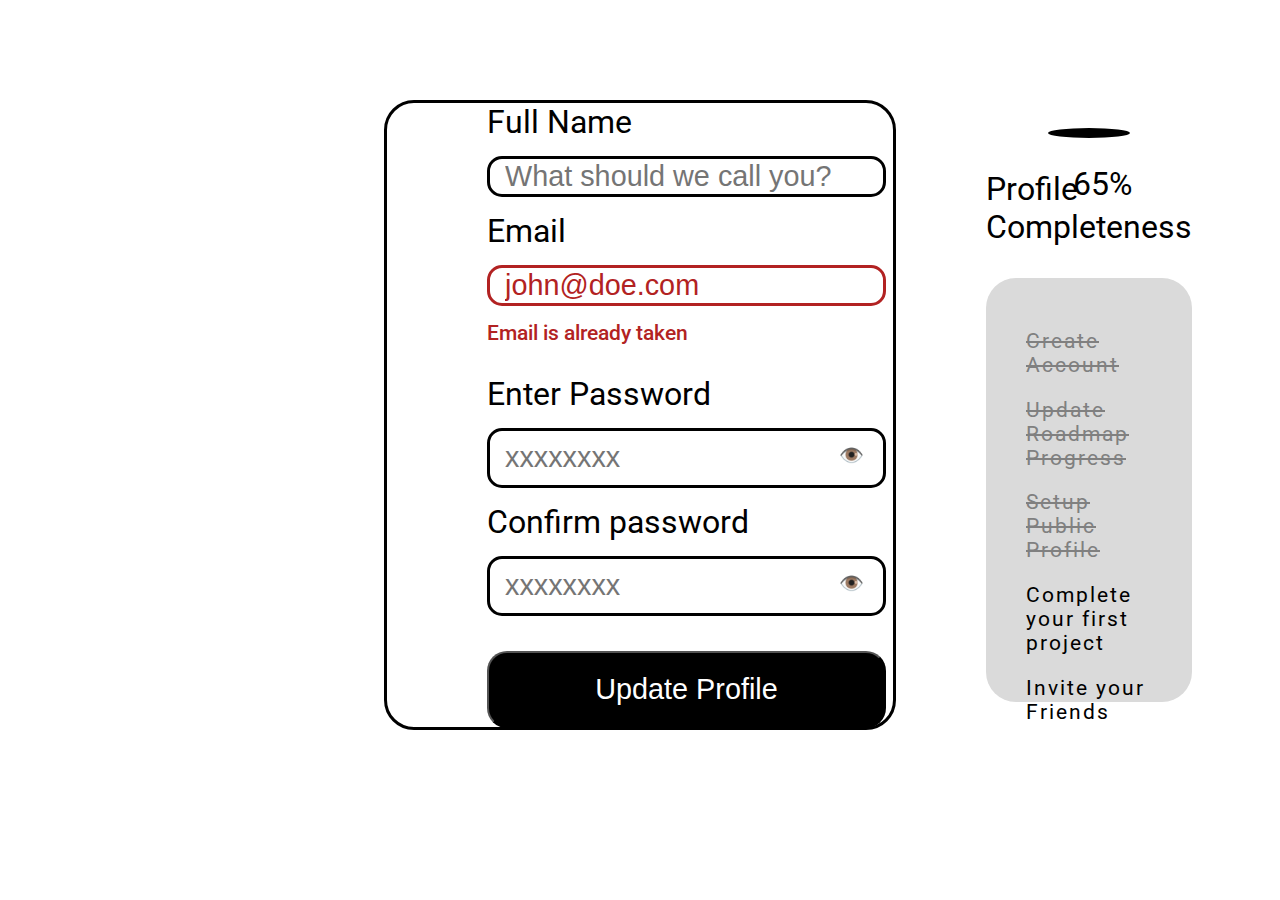
<file: frontendProjects/beginner/Accessible Form UI/index.html>
<!DOCTYPE html>
<html lang="en">
    <head>
        <meta charset="UTF-8">
        <meta name="viewport" content="width=device-width, initial-scale=1.0">
        <meta name="author" content="Nícolas Martins">
        <meta name="description" content="freeCodeCamp Accessible Form UI Project">
        <meta property="og:description" content="Check out the Accessible Form UI project by Nícolas Martins">
        <meta property="og:title" content="Nícolas Martins - Accessible Form UI">
        <meta property="og:type" content="website">
        <title>Accessible Form UI - Nícolas Martins</title>
        <link rel="stylesheet" href="styles.css">
        <link href="https://fonts.googleapis.com/css2?family=Roboto:wght@300;400;500;700&display=swap" rel="stylesheet">
    </head>
    <body>
        <form id="form-register" action="#">
            <label for="full-name">Full Name</label>
                <input required aria-required="true" id="full-name" type="text" placeholder="What should we call you?">
            
            <label for="email">Email</label>
                <input required readonly aria-required="true" aria-invalid="true" id="email" type="email" value="john@doe.com">
                <span>Email is already taken</span>
                
            <label for="enter-password">Enter Password</label>
                <div class="password-field">
                    <input required aria-required="true" id="enter-password" type="password" placeholder="xxxxxxxx">
                    <button aria-label="Show password">👁️</button>
                </div>
                <span id="pw-desc" class="sr-only">Must be at least 8 characters</span>
            
            <label for="confirm-password">Confirm password</label>
                <div class="password-field">
                    <input required aria-required="true" id="confirm-password" type="password" placeholder="xxxxxxxx">
                    <button aria-label="Confirm password">👁️</button>
                </div>
                <span id="confirm-desc" class="sr-only">Repeat the password exactly</span>

            <button id="form-button" type="submit">Update Profile</button>
        </form>

        <div class="profile-completion">
            <div class="profile-completeness">
                <p>65%</p>
            </div>
            <p>Profile Completeness</p>
            <div class="profile-progression">
                <p class="marked">Create Account</p>
                <p class="marked">Update Roadmap Progress</p>
                <p class="marked">Setup Public Profile</p>
                <p>Complete your first project</p>
                <p>Invite your Friends</p>
            </div>
        </div>
    </body>
</html>
</file>
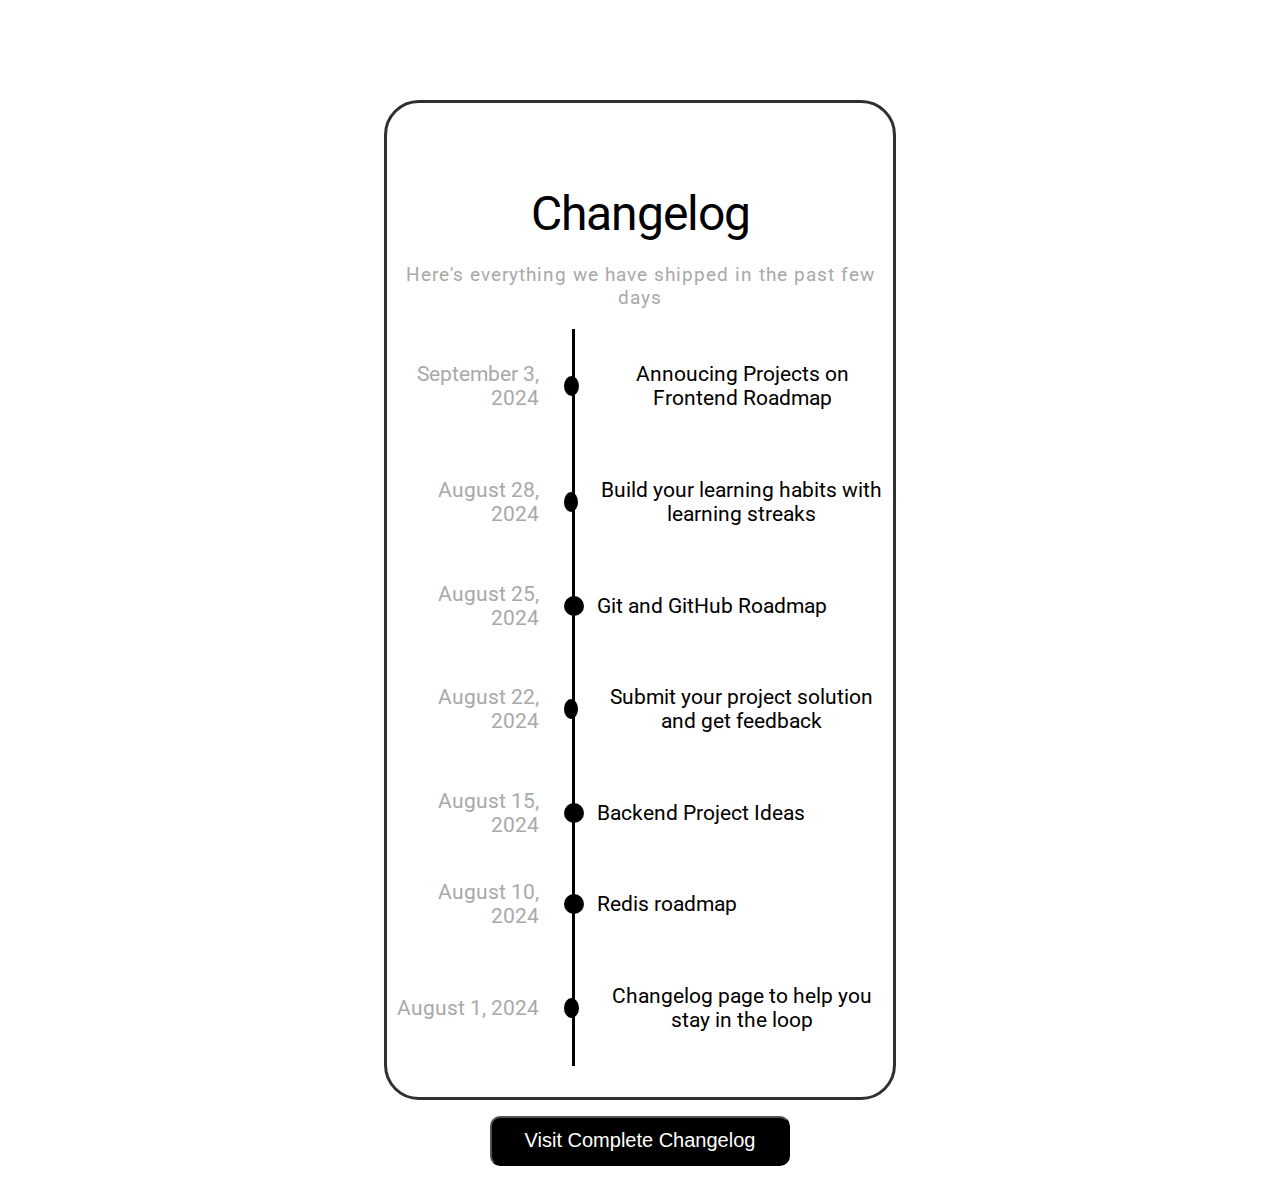
<file: frontendProjects/beginner/Changelog Component/index.html>
<!DOCTYPE html>
<html lang="en">
    <head>
        <meta charset="UTF-8">
        <meta name="viewport" content="width=device-width, initial-scale=1.0">
        <meta name="author" content="Nícolas Martins">
        <meta name="description" content="freeCodeCamp Changelog Component Project">
        <meta property="og:description" content="Check out the Changelog Component project by Nícolas Martins">
        <meta property="og:title" content="Nícolas Martins - Changelog Component">
        <meta property="og:type" content="website">
        <title>Changelog Component - Nícolas Martins</title>
        <link rel="stylesheet" href="styles.css">
        <link href="https://fonts.googleapis.com/css2?family=Roboto:wght@300;400;500;700&display=swap" rel="stylesheet">
    </head>
    <body>
        <div class="changelog">
            <section id="changelog-header">
                <p>Here's everything we have shipped in the past few days</p>
                <h1>Changelog</h1>
            </section>

            <section id="changelog-timeline">
                <div class="timeline-item">
                    <div class="timeline-date">September 3, 2024</div>
                    <div class="timeline-content">
                        <div class="dot"></div>
                        <p>Annoucing Projects on Frontend Roadmap</p>
                    </div>
                </div>
                
                <div class="timeline-item">
                    <div class="timeline-date">August 28, 2024</div>
                    <div class="timeline-content">
                        <div class="dot"></div>
                        <p>Build your learning habits with learning streaks</p>
                    </div>
                </div>
                <div class="timeline-item">
                    <div class="timeline-date">August 25, 2024</div>
                    <div class="timeline-content">
                        <div class="dot"></div>
                        <p>Git and GitHub Roadmap</p>
                    </div>
                </div>
                <div class="timeline-item">
                    <div class="timeline-date">August 22, 2024</div>
                    <div class="timeline-content">
                        <div class="dot"></div>
                        <p>Submit your project solution and get feedback</p>
                    </div>
                </div>
                <div class="timeline-item">
                    <div class="timeline-date">August 15, 2024</div>
                    <div class="timeline-content">
                        <div class="dot"></div>
                        <p>Backend Project Ideas</p>
                    </div>
                </div>
                <div class="timeline-item">
                    <div class="timeline-date">August 10, 2024</div>
                    <div class="timeline-content">
                        <div class="dot"></div>
                        <p>Redis roadmap</p>
                    </div>
                </div>

                <div class="timeline-item">
                    <div class="timeline-date">August 1, 2024</div>
                    <div class="timeline-content">  
                        <div class="dot"></div>
                        <p>Changelog page to help you stay in the loop</p>
                    </div>
                </div>
            </section>

           <button name="changelog-button" id="changelog-button"><a href="https://github.com/NicolasMO" target="_blank">Visit Complete Changelog</a></button>
        </div>
    </body>
</html>
</file>
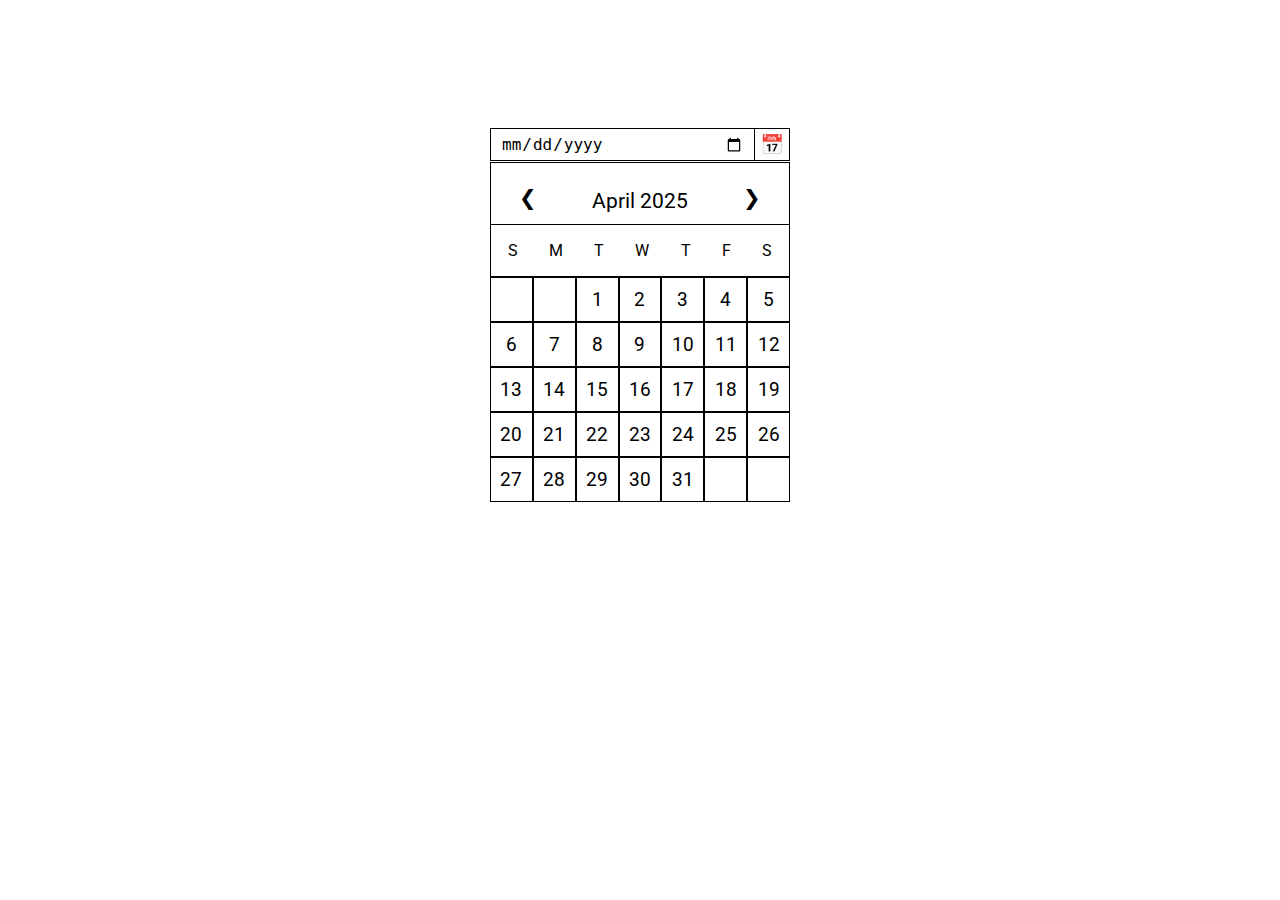
<file: frontendProjects/beginner/Datepicker UI/index.html>
<!DOCTYPE html>
<html lang="en">
    <head>
        <meta charset="UTF-8">
        <meta name="viewport" content="width=device-width, initial-scale=1.0">
        <meta name="author" content="Nícolas Martins">
        <meta name="description" content="freeCodeCamp Datepicker UI Project">
        <meta property="og:description" content="Check out the Datepicker UI project by Nícolas Martins">
        <meta property="og:title" content="Nícolas Martins - Datepicker UI">
        <meta property="og:type" content="website">
        <title>Datepicker UI - Nícolas Martins</title>
        <link rel="stylesheet" href="styles.css">
        <link href="https://fonts.googleapis.com/css2?family=Roboto:wght@300;400;500;700&display=swap" rel="stylesheet">
    </head>
    <body>
            <div id="date-picker-container">
                <input type="date" name="date-picker" id="date-picker">
                <button id="calendar-btn">
                📅
                </button>
            </div>
            <div id="calendar">
                <div id="calendar-year">
                    <span class="arrow arrow-left">&#10094;</span>
                    <p>April 2025</p>
                    <span class="arrow arrow-right">&#10095;</span>
                </div>
                <div id="days-week">
                    <p>S</p>
                    <p>M</p>
                    <p>T</p>
                    <p>W</p>
                    <p>T</p>
                    <p>F</p>
                    <p>S</p>
                </div>
                <div id="days-month">
                    <p class="empty"></p>
                    <p class="empty"></p>
                    <p>1</p>
                    <p>2</p>
                    <p>3</p>
                    <p>4</p>
                    <p>5</p>
                    <p>6</p>
                    <p>7</p>
                    <p>8</p>
                    <p>9</p>
                    <p>10</p>
                    <p>11</p>
                    <p>12</p>
                    <p>13</p>
                    <p>14</p>
                    <p>15</p>
                    <p>16</p>
                    <p>17</p>
                    <p>18</p>
                    <p>19</p>
                    <p>20</p>
                    <p>21</p>
                    <p>22</p>
                    <p>23</p>
                    <p>24</p>
                    <p>25</p>
                    <p>26</p>
                    <p>27</p>
                    <p>28</p>
                    <p>29</p>
                    <p>30</p>
                    <p>31</p>
                    <p class="empty"></p>
                    <p class="empty"></p>
                </div>
            </div>
    </body>
</html>
</file>
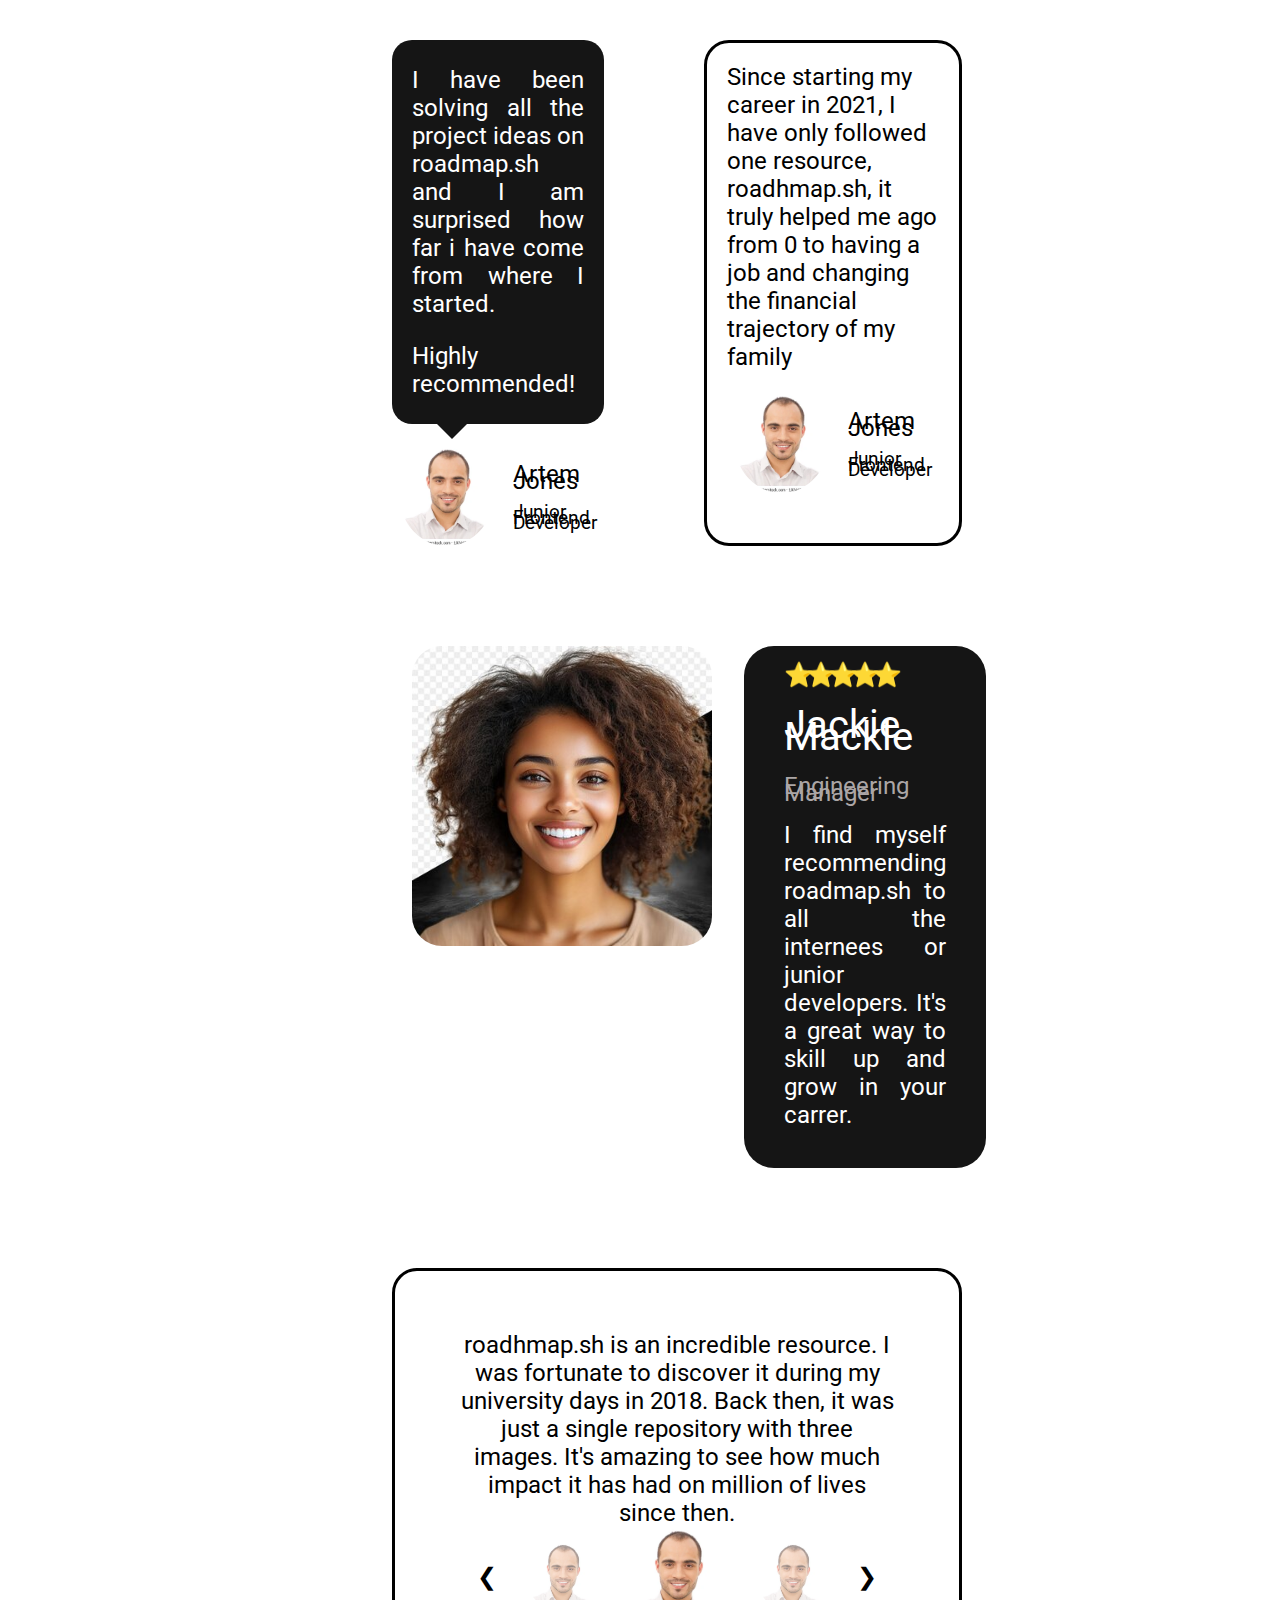
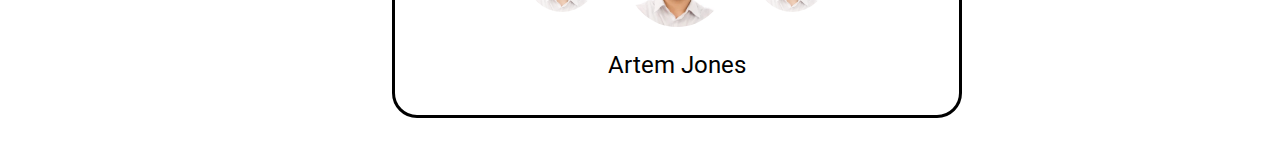
<file: frontendProjects/beginner/Testimonial Cards/index.html>
<!DOCTYPE html>
<html lang="en">
    <head>
        <meta charset="UTF-8">
        <meta name="viewport" content="width=device-width, initial-scale=1.0">
        <meta name="author" content="Nícolas Martins">
        <meta name="description" content="freeCodeCamp Testimonial Cards Project">
        <meta property="og:description" content="Check out the Testimonial Cards project by Nícolas Martins">
        <meta property="og:title" content="Nícolas Martins - Testimonial Cards">
        <meta property="og:type" content="website">
        <title>Testimonial Cards - Nícolas Martins</title>
        <link rel="stylesheet" href="styles.css">
        <link href="https://fonts.googleapis.com/css2?family=Roboto:wght@300;400;500;700&display=swap" rel="stylesheet">
    </head>
    <body>
            <div id="testimonial-card-1">
                <div class="testimonial">
                    <p>I have been solving all the project ideas on roadmap.sh and 
                        I am surprised how far i have come from where I started.</p>

                    <p>Highly recommended!</p>
                </div>
                <div class="testimonial-card-info">
                    <img src="./assets/imgs/smiling-man.webp" alt="A man smiling" class="testimonial-round-face">
                    <div class="testimonial-name">
                        <p>Artem Jones</p>
                        <p>Junior Frontend Developer</p>
                    </div>
                </div>
            </div>

            <div id="testimonial-card-2">
                <div class="testimonial">Since starting my career in 2021, I have only followed one resource, roadhmap.sh, 
                    it truly helped me ago from 0 to having a job and changing the financial trajectory of my family
                </div>
                <div class="testimonial-card-info">
                    <img src="./assets/imgs/smiling-man.webp" alt="A man smiling" class="testimonial-round-face">
                    <div class="testimonial-name">
                        <p>Artem Jones</p>
                        <p>Junior Frontend Developer</p>
                    </div>
                </div>
            </div>

            <div id="testimonial-card-3">
                <img src="./assets/imgs/woman-smiling.jpg" alt="A woman smiling"  class="testimonial-square-face">
                <div class="testimonial">
                    <div class="testimonial-stars">⭐⭐⭐⭐⭐</div>
                    <div>
                        <div class="testimonial-name">
                            <p>Jackie Mackle</p>
                            <p>Engineering Manager</p>
                        </div>
                    </div>
                    <p>I find myself recommending roadmap.sh to all the internees or junior developers. It's a great way to skill up 
                        and grow in your carrer.
                    </p>
                </div>
            </div>

            <div id="testimonial-card-4">
                <div class="testimonial">roadhmap.sh is an incredible resource. I was fortunate to discover it during my university
                    days in 2018. Back then, it was just a single repository with three images. It's amazing to see how much impact it
                    has had on million of lives since then.
                </div>
                <div class="testimonial-name">
                    <div class="testimonial-carousel">
                        <span class="arrow arrow-left">&#10094;</span>

                        <img src="./assets/imgs/smiling-man.webp" alt="A man smiling" class="testimonial-round-face small faded">
                        <img src="./assets/imgs/smiling-man.webp" alt="A man smiling" class="testimonial-round-face">
                        <img src="./assets/imgs/smiling-man.webp" alt="A man smiling" class="testimonial-round-face small faded ">

                        <span class="arrow arrow-right">&#10095;</span>
                    </div>
                    <p>Artem Jones</p>
                </div>
            </div>
            
    </body>
</html>
</file>
<file: frontendProjects/beginner/Accessible Form UI/styles.css>
* {
    box-sizing: border-box;
}

body {
    font-family: 'Roboto', 'sans-serif';
    font-size: 2rem;
    border: 3px solid black;
    border-radius: 30px;
    width: 40%;
    height: 70vh;
    margin: 100px auto;
    display: flex;
    padding: 100px;
}

input:focus, input:hover,
button:focus, button:hover {
    outline: 4px solid dodgerblue;
}

#form-register {
    display: flex;
    flex-direction: column;
    justify-content: center;
    align-items: flex-start;
}

#form-register input {
    margin: 15px 0;
    height: 60px;
    font-size: 1.8rem;
    padding-left: 15px;
    border: 3px solid black;
    border-radius: 15px;
}

#form-register input:nth-of-type(2) {
    color: firebrick;
    border: 3px solid firebrick;
}

#form-register span {
    font-size: 1.3rem;
    color: firebrick;
    font-weight: 500;
    margin-bottom: 30px;
}

.password-field {
    width: 100%;
    position: relative;
}

.password-field input {
    margin-right: 40px;
}

.password-field button {
    position: absolute;
    top: 38%;
    transform: translateY(-38%);
    transform: scale(1.5);
    right: 20px;
    background-color: transparent;
    border: none;
    cursor: pointer;
}

.password-field button:focus {
    outline: 3px solid dodgerblue;
}
  
#form-button {
    width: 100%;
    background-color: black;
    color: white;
    font-size: 1.8rem;
    padding: 20px 0;
    margin-top: 20px;;
    border-radius: 20px;
}

.profile-completion {
    width: 100%;
    display: flex;
    flex-direction: column;
    justify-content: center;
    align-items: center;
    margin-left: 100px;
}

.profile-completeness {
    border: 5px solid black;
    width: 40%;
    height: 30%;
    border-radius: 50%;
    position: relative;
}

.profile-completeness p {
    position: absolute;
    top: 5%;
    left: 28%;
}

.profile-progression {
    background-color: rgb(218, 218, 218);
    border-radius: 30px;
    font-size: 1.3rem;
    height: 100%;
    padding: 30px 40px;
    letter-spacing: 2px;
}

.marked {
    color: grey;
    text-decoration: line-through;
}


.sr-only {
    position: absolute;
    width: 1px;
    height: 1px;
    margin: -1px;
    padding: 0;
    overflow: hidden;
    clip: rect(0, 0, 0, 0);
    border: 0;
  }
</file>
<file: frontendProjects/beginner/Changelog Component/styles.css>
* {
    box-sizing: border-box;
}

body {
    background-color: rgb(149, 149, 149);
    font-family: 'Roboto', 'sans-serif';
    margin: 100px auto;
    background-color: white;
    width: 40%;
    height: 1000px;
    display: flex;
    flex-direction: column;
    text-align: center;
    border: 3px solid rgb(48, 48, 48);
    border-radius: 35px;
}

#changelog-header {
    display: flex;
    flex-direction: column-reverse;
    margin-top: 50px;
}

#changelog-header h1{
    font-size: 3rem;
    font-weight: 400;
    letter-spacing: -1px;
    margin-bottom: 2px;
}

#changelog-header p {
    font-size: 1.2rem;
    font-weight: 400;
    letter-spacing: 1px;
    color: darkgrey;
}

#changelog-timeline {
    width: 100%;
    max-width: 800px;
    margin: 0 auto;
}

.timeline-item {
    display: grid;
    grid-template-columns: 30% auto;
    align-items: center;
}

.timeline-date {
    font-size: 1.3rem;
    font-weight: 400;
    color: darkgrey;
    text-align: right;
}


.timeline-content {
    display: flex;
    align-items: center;
    position: relative;
    padding-top: 13px;
    padding-bottom: 13px;
}

.timeline-content p {
    font-size: 1.3rem;
    font-weight: 400;
}

.dot {
    width: 20px;
    height: 20px;
    background-color: black;
    border-radius: 50%;
    margin-left: 25px;
    margin-right: 13px;
}

.timeline-content::before {
    content: "";
    position: absolute;
    top: 0;
    bottom: 0;
    left: 33px; 
    width: 3px;
    background-color: rgb(0, 0, 0);
    z-index: 1;
}

.timeline-item:last-child .timeline-content::after {
    display: none;
}

#changelog-button {
    margin-top: 50px;
    width: 300px;
    height: 50px;
    align-self: center;
    background-color: black;
    color: white;
    border-radius: 10px;
    font-size: 20px;
    cursor: pointer;
}

a {
    text-decoration: none;
    color: white;
}

@media (max-width: 768px) {
    body {
        width: 90%;
        height: 100%;
        margin: 50px auto;
        font-size: 90%;
        border-width: 2px;
    }

    #changelog-header h1 {
        font-size: 2rem;
    }

    #changelog-header p {
        font-size: 1rem;
    }

    .timeline-item {
        grid-template-columns: 1fr;
        text-align: left;
        margin-bottom: 20px;
    }

    .timeline-date {
        text-align: left;
        font-size: 1rem;
        padding-left: 10px;
        margin-bottom: 5px;
    }

    .timeline-content {
        padding: 10px 0;
    }

    .timeline-content p {
        font-size: 1rem;
    }

    .dot {
        margin-left: 10px;
        margin-right: 10px;
        width: 16px;
        height: 16px;
    }

    .timeline-content::before {
        display: none;
    }

    #changelog-button {
        width: 90%;
        font-size: 1rem;
        height: 45px;
        margin-top: 10px;
        margin-bottom: 30px;
    }
}
</file>
<file: frontendProjects/beginner/Datepicker UI/styles.css>
* {
    box-sizing: border-box;
}

body {
    font-family: 'Roboto', 'sans-serif';
    display: flex;
    flex-direction: column;
    width: 300px;
    margin: 10% auto;
}

#date-picker-container {
    display: flex;
    margin-bottom: 1px;
}

#date-picker {
    flex: 1;
    padding: 5px 10px;
    font-size: 1rem;
    border: 1px solid black;
    border-right: none; 
}

#calendar-btn {
    width: 12%;
    font-size: 1.2rem;
    border: 1px solid black;
    background-color: #fff;
    display: flex;
    align-items: center;
    justify-content: center;
    padding: 0; 
}
  
#calendar-year {
    display: flex;
    justify-content: space-around;
    align-items: center;
    border: 1px solid black;
    border-bottom: none;
    font-size: 1.3rem;
}

#calendar-year p {
    font: bold;
    padding-top: 5px;
}

#days-week {
    display: flex;
    justify-content: space-between;
    padding: 0 17px;
    margin-top: -10px;
    border: 1px solid black;
}

#days-month {
    display: grid;
    grid-template-columns: repeat(7, 1fr);
    text-align: center;
}

#days-month p {
    border: 1px solid black;
    padding: 10px 9.4px;
    margin: 0;
    font-size: 1.2rem;
}

.arrow {
    cursor: pointer;
}
</file>
<file: frontendProjects/beginner/Testimonial Cards/styles.css>
* {
    box-sizing: border-box;
}

body {
    font-family: 'Roboto', 'sans-serif';
    color: white;
    width: 45%;
    margin: 0 auto;
    padding: 40px;
    display: grid;
    grid-template-columns: 1fr 1fr;
    grid-template-areas: 
        "card1 card2"
        "card3 card3"
        "card4 card4";

    gap: 100px;
}

.testimonial {
    font-size: 1.5rem;
}

.testimonial-round-face {
    width: 100px;
    height: 100px;
    object-fit: cover;
    object-position: center top;
    border-radius: 50%;
}

#testimonial-card-1 {
    grid-area: card1;
}

#testimonial-card-1 .testimonial {
    background-color: rgb(21, 21, 21);
    padding: 2px 20px;
    border-radius: 20px;
    position: relative;
    text-align: justify;
}

#testimonial-card-1 .testimonial::after {
    content: "";
    position: absolute;
    bottom: -15px;
    left: 45px;
    width: 0;
    height: 0;
    border-left: 15px solid transparent;
    border-right: 15px solid transparent;
    border-top: 15px solid rgb(21, 21, 21);
}

#testimonial-card-1 .testimonial-card-info,
#testimonial-card-2 .testimonial-card-info  {
    margin-top: 22px;
    margin-left: 8px;
    display: flex;
    align-items: center;
}

#testimonial-card-1 .testimonial-name,
#testimonial-card-2 .testimonial-name {
    margin-left: 20px;
    color: black;
    font-size: 1.5rem;
    line-height: 0.3;
}

.testimonial-name p:nth-of-type(2) {
    font-size: 1.2rem;
}

#testimonial-card-2 {
    grid-area: card2;
    border: 3px solid black;
    border-radius: 25px;
    padding: 20px;
    color: black;
}

#testimonial-card-3 {
    grid-area: card3;
    display: flex;
    gap: 2rem;
    margin: 0 20px;
}

.testimonial-square-face {
    height: 300px;
    object-fit: cover;
    object-position: center top;
    border-radius: 30px;
}

.testimonial-stars {
    margin-bottom: -10px;
    letter-spacing: -8px;
}

#testimonial-card-3 .testimonial {
    background-color: rgb(21, 21, 21);
    border-radius: 30px;
    padding: 15px 40px;
}

#testimonial-card-3 .testimonial-name {
    font-size: 2.5rem; 
    line-height: 0.3;
}

#testimonial-card-3 .testimonial-name p:nth-of-type(2) {
    font-size: 1.5rem;
    color: rgb(171, 166, 166)
}

#testimonial-card-3 p:last-of-type {
    text-align: justify;
}

#testimonial-card-4 {
    grid-area: card4;
    border: 3px solid black;
    border-radius: 25px;
    padding: 40px;
    height: 450px;
    display: flex;
    flex-direction: column;
    align-items: center;
    justify-content: space-between;
    color: black;
}

#testimonial-card-4 .testimonial {
    margin: 0 5%;
    text-align: center;
    margin-top: 20px;
}

#testimonial-card-4 .testimonial-name {
    text-align: center;
    font-size: 1.5rem;
}

.testimonial-carousel {
    display: flex;
    align-items: center;
    justify-content: center;
    gap: 30px;
}

.testimonial-round-face.small {
    height: 70px;
    width: 70px;
}

.testimonial-round-face.faded {
    opacity: 0.6;
}

.arrow {
    cursor: pointer;
}
</file>
